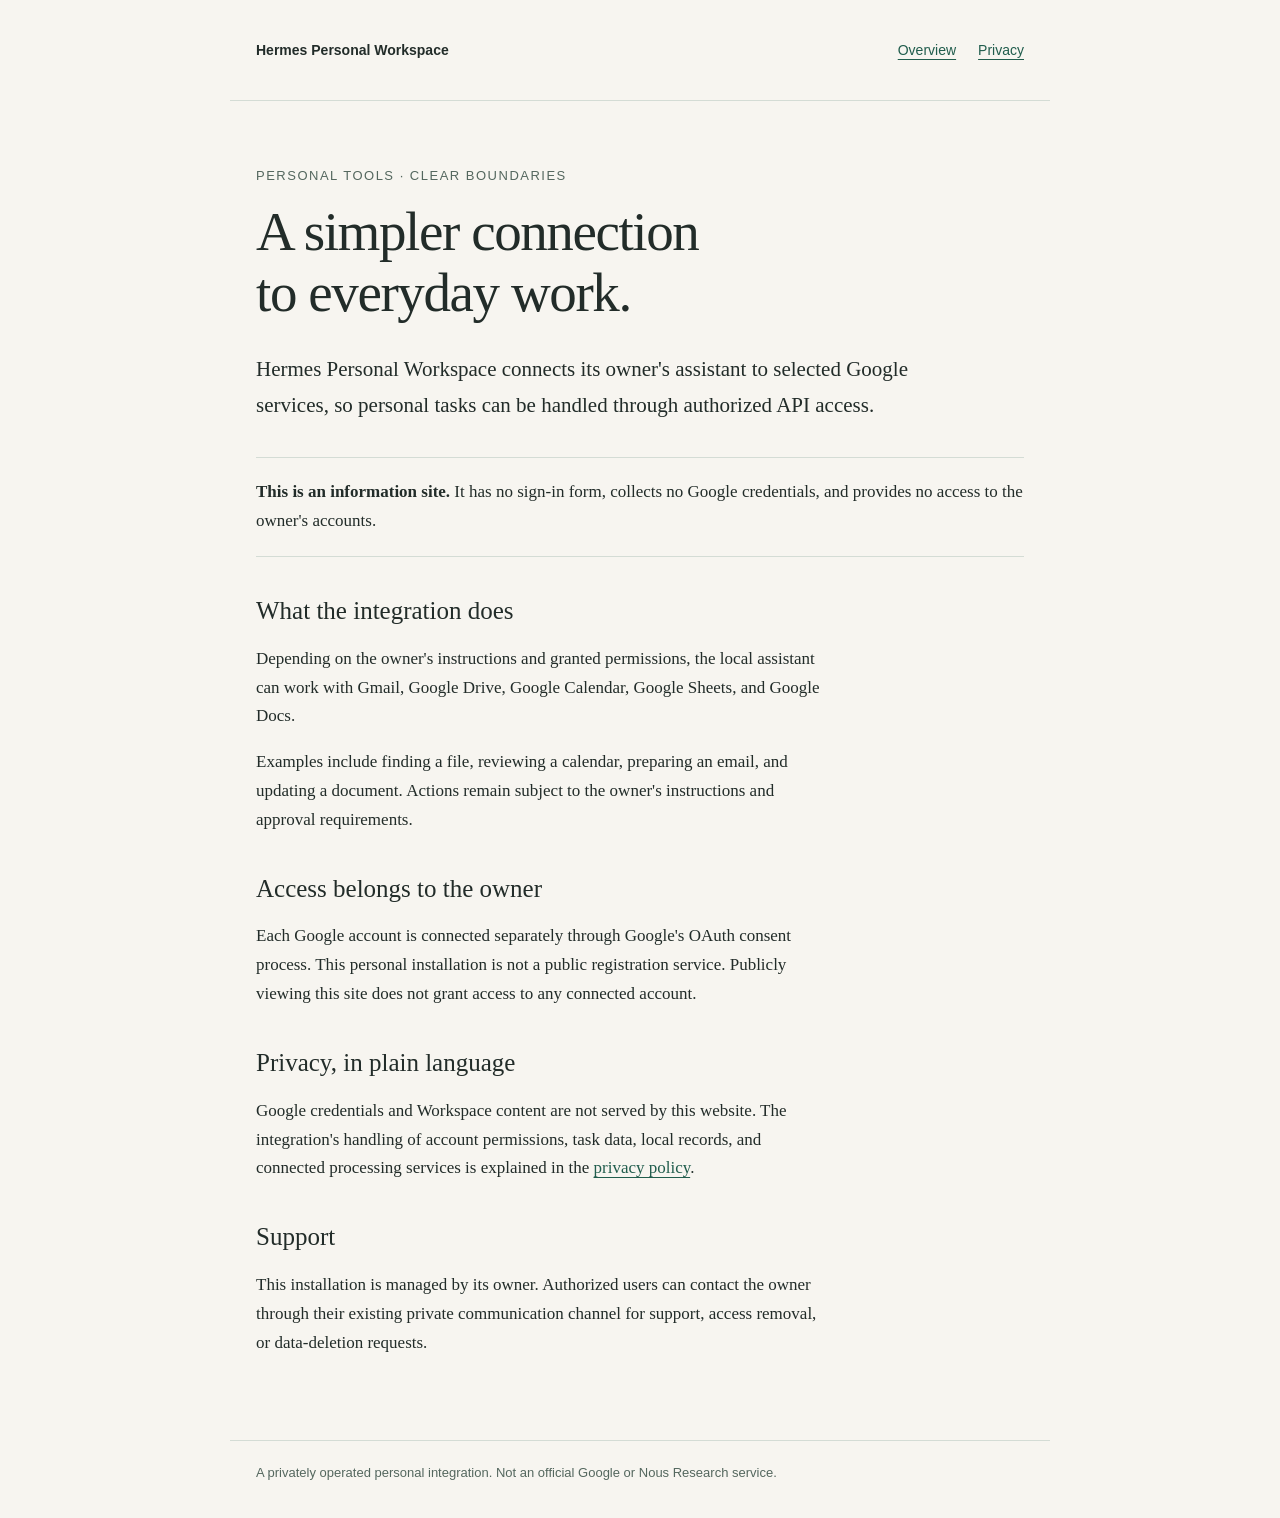
<file: index.html>
<!doctype html><html lang="en"><head><meta charset="utf-8"><meta name="viewport" content="width=device-width,initial-scale=1"><meta name="description" content="Information and privacy policy for Hermes Personal Workspace, a private Google Workspace integration."><title>Overview | Hermes Personal Workspace</title><link rel="stylesheet" href="styles.css"></head><body><header><a class="brand" href="./">Hermes Personal Workspace</a><nav aria-label="Main navigation"><a href="./">Overview</a><a href="privacy.html">Privacy</a></nav></header><main><div class="eyebrow">Personal tools · Clear boundaries</div><h1>A simpler connection<br>to everyday work.</h1><p class="intro">Hermes Personal Workspace connects its owner's assistant to selected Google services, so personal tasks can be handled through authorized API access.</p><div class="note"><strong>This is an information site.</strong> It has no sign-in form, collects no Google credentials, and provides no access to the owner's accounts.</div><h2>What the integration does</h2><p>Depending on the owner's instructions and granted permissions, the local assistant can work with Gmail, Google Drive, Google Calendar, Google Sheets, and Google Docs.</p><p>Examples include finding a file, reviewing a calendar, preparing an email, and updating a document. Actions remain subject to the owner's instructions and approval requirements.</p><h2>Access belongs to the owner</h2><p>Each Google account is connected separately through Google's OAuth consent process. This personal installation is not a public registration service. Publicly viewing this site does not grant access to any connected account.</p><h2>Privacy, in plain language</h2><p>Google credentials and Workspace content are not served by this website. The integration's handling of account permissions, task data, local records, and connected processing services is explained in the <a href="privacy.html">privacy policy</a>.</p><h2>Support</h2><p>This installation is managed by its owner. Authorized users can contact the owner through their existing private communication channel for support, access removal, or data-deletion requests.</p></main><footer>A privately operated personal integration. Not an official Google or Nous Research service.</footer></body></html>
</file>
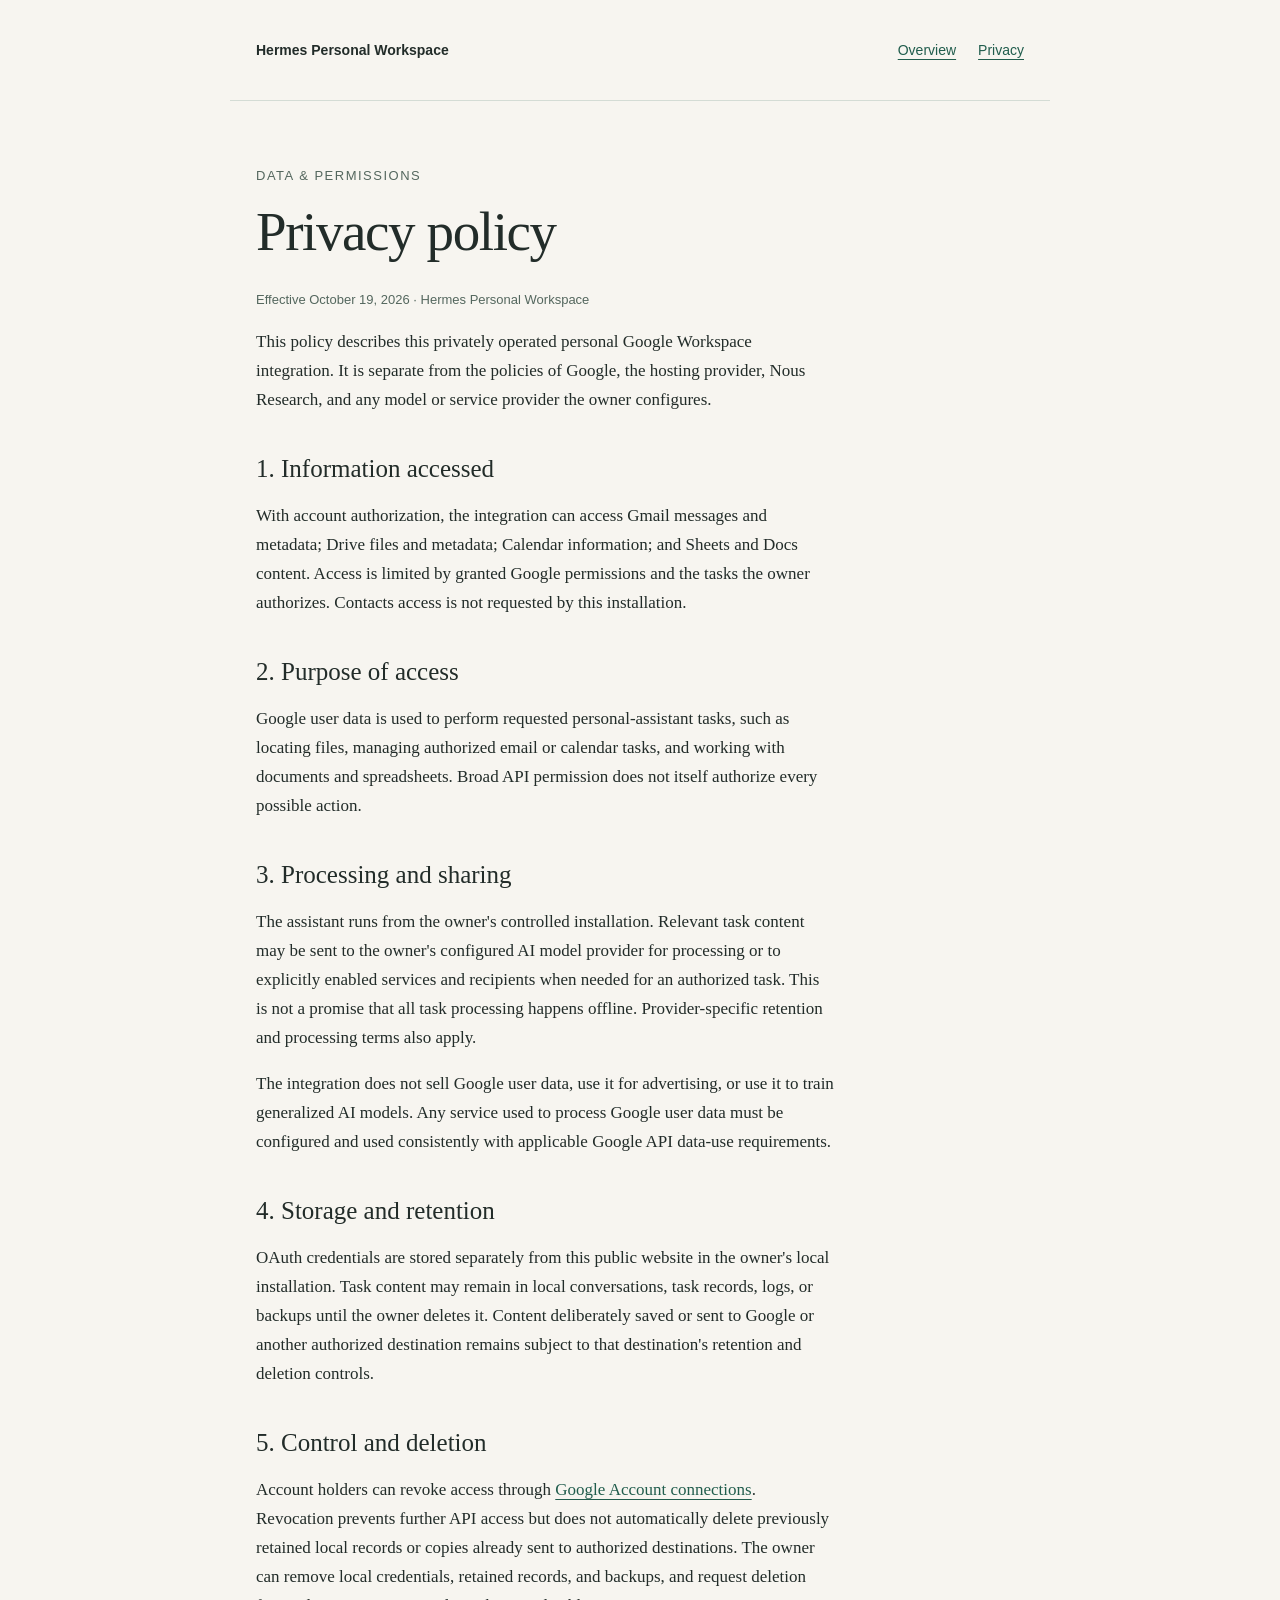
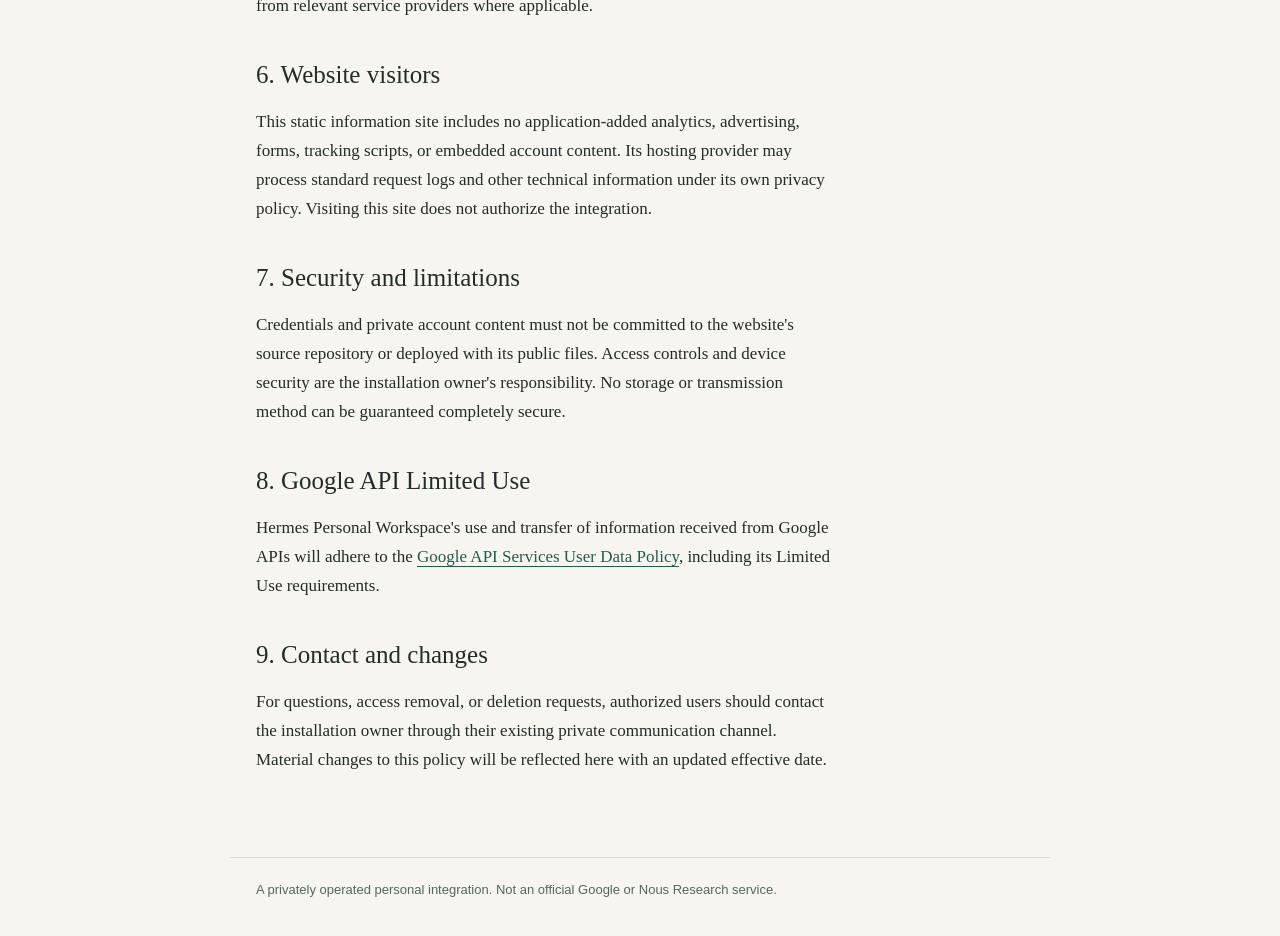
<file: privacy.html>
<!doctype html><html lang="en"><head><meta charset="utf-8"><meta name="viewport" content="width=device-width,initial-scale=1"><meta name="description" content="Information and privacy policy for Hermes Personal Workspace, a private Google Workspace integration."><title>Privacy policy | Hermes Personal Workspace</title><link rel="stylesheet" href="styles.css"></head><body><header><a class="brand" href="./">Hermes Personal Workspace</a><nav aria-label="Main navigation"><a href="./">Overview</a><a href="privacy.html">Privacy</a></nav></header><main><div class="eyebrow">Data &amp; permissions</div><h1>Privacy policy</h1><p class="meta">Effective October 19, 2026 · Hermes Personal Workspace</p><p>This policy describes this privately operated personal Google Workspace integration. It is separate from the policies of Google, the hosting provider, Nous Research, and any model or service provider the owner configures.</p><h2>1. Information accessed</h2><p>With account authorization, the integration can access Gmail messages and metadata; Drive files and metadata; Calendar information; and Sheets and Docs content. Access is limited by granted Google permissions and the tasks the owner authorizes. Contacts access is not requested by this installation.</p><h2>2. Purpose of access</h2><p>Google user data is used to perform requested personal-assistant tasks, such as locating files, managing authorized email or calendar tasks, and working with documents and spreadsheets. Broad API permission does not itself authorize every possible action.</p><h2>3. Processing and sharing</h2><p>The assistant runs from the owner's controlled installation. Relevant task content may be sent to the owner's configured AI model provider for processing or to explicitly enabled services and recipients when needed for an authorized task. This is not a promise that all task processing happens offline. Provider-specific retention and processing terms also apply.</p><p>The integration does not sell Google user data, use it for advertising, or use it to train generalized AI models. Any service used to process Google user data must be configured and used consistently with applicable Google API data-use requirements.</p><h2>4. Storage and retention</h2><p>OAuth credentials are stored separately from this public website in the owner's local installation. Task content may remain in local conversations, task records, logs, or backups until the owner deletes it. Content deliberately saved or sent to Google or another authorized destination remains subject to that destination's retention and deletion controls.</p><h2>5. Control and deletion</h2><p>Account holders can revoke access through <a href="https://myaccount.google.com/connections">Google Account connections</a>. Revocation prevents further API access but does not automatically delete previously retained local records or copies already sent to authorized destinations. The owner can remove local credentials, retained records, and backups, and request deletion from relevant service providers where applicable.</p><h2>6. Website visitors</h2><p>This static information site includes no application-added analytics, advertising, forms, tracking scripts, or embedded account content. Its hosting provider may process standard request logs and other technical information under its own privacy policy. Visiting this site does not authorize the integration.</p><h2>7. Security and limitations</h2><p>Credentials and private account content must not be committed to the website's source repository or deployed with its public files. Access controls and device security are the installation owner's responsibility. No storage or transmission method can be guaranteed completely secure.</p><h2>8. Google API Limited Use</h2><p>Hermes Personal Workspace's use and transfer of information received from Google APIs will adhere to the <a href="https://developers.google.com/terms/api-services-user-data-policy">Google API Services User Data Policy</a>, including its Limited Use requirements.</p><h2>9. Contact and changes</h2><p>For questions, access removal, or deletion requests, authorized users should contact the installation owner through their existing private communication channel. Material changes to this policy will be reflected here with an updated effective date.</p></main><footer>A privately operated personal integration. Not an official Google or Nous Research service.</footer></body></html>
</file>
<file: styles.css>
*{box-sizing:border-box}html{color-scheme:light}body{margin:0;background:#f7f5f0;color:#222c29;font:17px/1.7 Georgia,"Times New Roman",serif}header,main,footer{max-width:820px;margin:auto;padding:28px 26px}header{display:flex;justify-content:space-between;align-items:center;gap:20px;border-bottom:1px solid #d4dcd5;font:14px/1.5 Arial,sans-serif}nav{display:flex;gap:22px}a{color:#215d4d;text-underline-offset:4px}nav a{display:inline-flex;align-items:center;min-height:44px}.brand{font-weight:700;text-decoration:none;color:inherit}main{padding-top:65px;padding-bottom:65px}h1{font-size:clamp(35px,7vw,55px);line-height:1.12;font-weight:400;letter-spacing:-1.4px;margin:14px 0 28px}h2{font-size:25px;line-height:1.3;font-weight:400;margin:38px 0 12px}.eyebrow,footer,.meta{font:13px/1.6 Arial,sans-serif;color:#54675e}.eyebrow{letter-spacing:1.5px;text-transform:uppercase}p{max-width:68ch}li{padding:4px 0}.intro{font-size:21px}.note{padding:20px 0;border-top:1px solid #d4dcd5;border-bottom:1px solid #d4dcd5;margin:34px 0}footer{border-top:1px solid #d4dcd5;padding-top:22px;padding-bottom:35px}a:focus-visible{outline:3px solid #215d4d;outline-offset:5px}@media(max-width:480px){header{display:block}nav{margin-top:12px}main{padding-top:42px}.intro{font-size:19px}}
</file>
